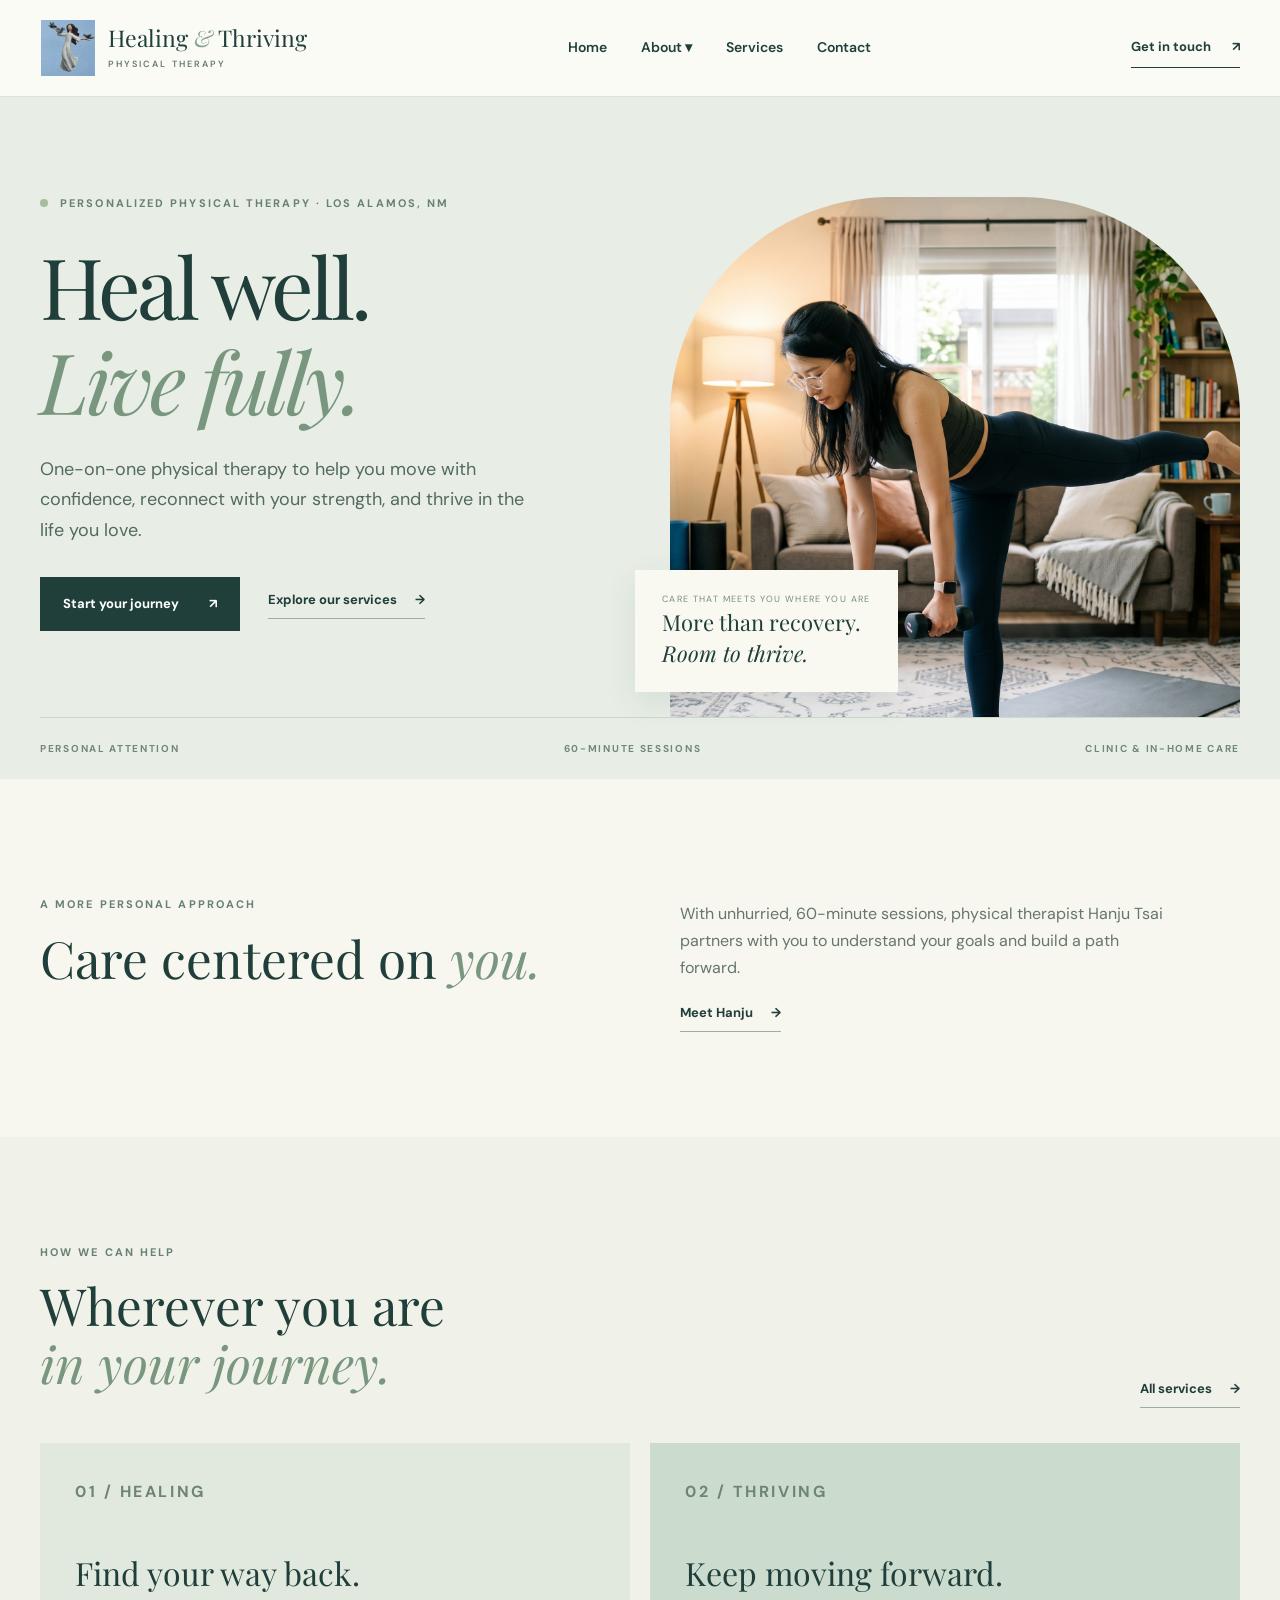
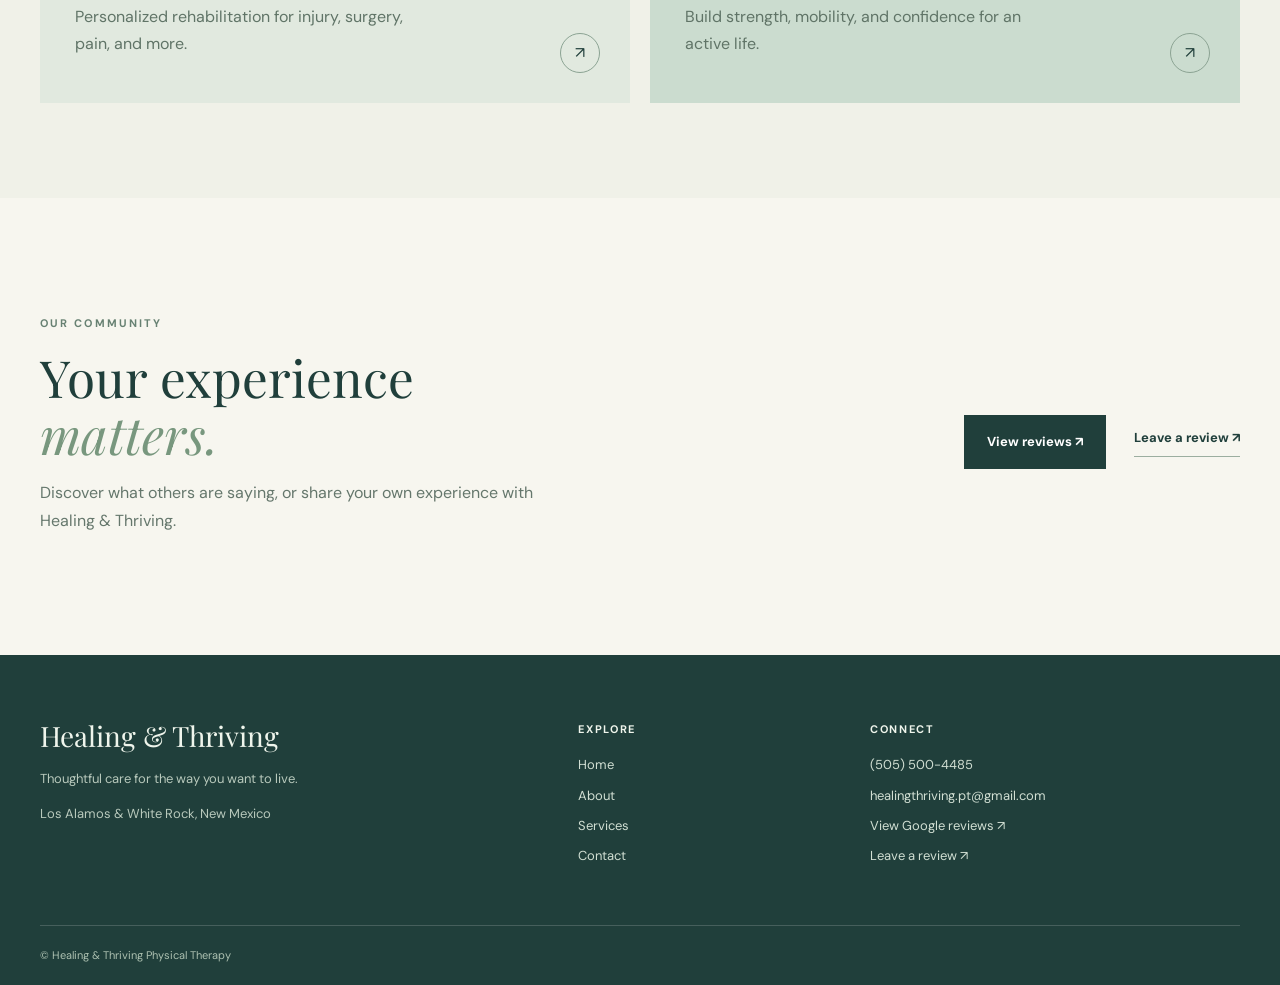
<file: index.html>
<!doctype html><html lang="en"><head><meta charset="utf-8"><meta name="viewport" content="width=device-width, initial-scale=1"><meta name="description" content="Personalized physical therapy and movement care in Los Alamos, New Mexico."><title>Home | Healing &amp; Thriving</title><link rel="icon" href="images/logo.png"><link rel="preconnect" href="https://fonts.googleapis.com"><link rel="preconnect" href="https://fonts.gstatic.com" crossorigin><link href="https://fonts.googleapis.com/css2?family=DM+Sans:wght@400;500;600;700&family=Playfair+Display:wght@400;500;600&display=swap" rel="stylesheet"><link rel="stylesheet" href="css/style.css"></head><body><header><div class="wrap header"><a class="brand" href="index.html"><img src="images/logo.png" alt=""><span>Healing <i>&amp;</i> Thriving<small>PHYSICAL THERAPY</small></span></a><nav aria-label="Main navigation"><a href="index.html">Home</a><details class="nav-dropdown"><summary>About</summary><div class="nav-menu"><a href="about.html">Meet PT</a><a href="healing-and-thriving.html">Healing &amp; Thriving</a></div></details><a href="services.html">Services</a><a href="contact.html">Contact</a></nav><a class="header-cta" href="contact.html">Get in touch <span>↗</span></a></div></header><main><section class="hero"><div class="wrap hero-grid"><div class="hero-copy"><p class="eyebrow"><span></span> PERSONALIZED PHYSICAL THERAPY · LOS ALAMOS, NM</p><h1>Heal well.<br><em>Live fully.</em></h1><p class="intro">One-on-one physical therapy to help you move with confidence, reconnect with your strength, and thrive in the life you love.</p><div class="actions"><a class="button" href="contact.html">Start your journey <span>↗</span></a><a class="text-link" href="services.html">Explore our services <span>→</span></a></div></div><div class="hero-art"><img src="images/thriving_pic.jpg" alt="Movement and physical wellness"><div class="image-note"><span>CARE THAT MEETS YOU WHERE YOU ARE</span><strong>More than recovery.<br><em>Room to thrive.</em></strong></div></div></div><div class="wrap hero-bottom"><span>PERSONAL ATTENTION</span><span>60-MINUTE SESSIONS</span><span>CLINIC &amp; IN-HOME CARE</span></div></section><section class="intro-section wrap"><div><p class="eyebrow">A MORE PERSONAL APPROACH</p><h2>Care centered on <em>you.</em></h2></div><div><p>With unhurried, 60-minute sessions, physical therapist Hanju Tsai partners with you to understand your goals and build a path forward.</p><a class="text-link" href="about.html">Meet Hanju <span>→</span></a></div></section><section class="care-section"><div class="wrap"><div class="section-heading"><div><p class="eyebrow">HOW WE CAN HELP</p><h2>Wherever you are<br><em>in your journey.</em></h2></div><a class="text-link" href="services.html">All services <span>→</span></a></div><div class="care-grid"><a class="care-card" href="services.html#healing"><span class="card-num">01 / HEALING</span><h3>Find your way back.</h3><p>Personalized rehabilitation for injury, surgery, pain, and more.</p><span class="round-arrow">↗</span></a><a class="care-card green" href="services.html#thriving"><span class="card-num">02 / THRIVING</span><h3>Keep moving forward.</h3><p>Build strength, mobility, and confidence for an active life.</p><span class="round-arrow">↗</span></a></div></div></section><section class="review wrap"><div><p class="eyebrow">OUR COMMUNITY</p><h2>Your experience <em>matters.</em></h2><p>Discover what others are saying, or share your own experience with Healing &amp; Thriving.</p></div><div class="actions"><a class="button" href="https://maps.app.goo.gl/rsSmppiPPaC1dyoC8">View reviews ↗</a><a class="text-link" href="https://g.page/r/CXdsHG0t_OIyEBM/review">Leave a review ↗</a></div></section></main><footer><div class="wrap footer"><div><a class="footer-brand" href="index.html">Healing &amp; Thriving</a><p>Thoughtful care for the way you want to live.</p><p>Los Alamos &amp; White Rock, New Mexico</p></div><div><strong>Explore</strong><a href="index.html">Home</a><a href="about.html">About</a><a href="services.html">Services</a><a href="contact.html">Contact</a></div><div><strong>Connect</strong><a href="tel:+15055004485">(505) 500-4485</a><a href="mailto:healingthriving.pt@gmail.com">healingthriving.pt@gmail.com</a><a href="https://maps.app.goo.gl/rsSmppiPPaC1dyoC8">View Google reviews ↗</a><a href="https://g.page/r/CXdsHG0t_OIyEBM/review">Leave a review ↗</a></div></div><div class="wrap copyright">© Healing &amp; Thriving Physical Therapy</div></footer></body></html>
</file>
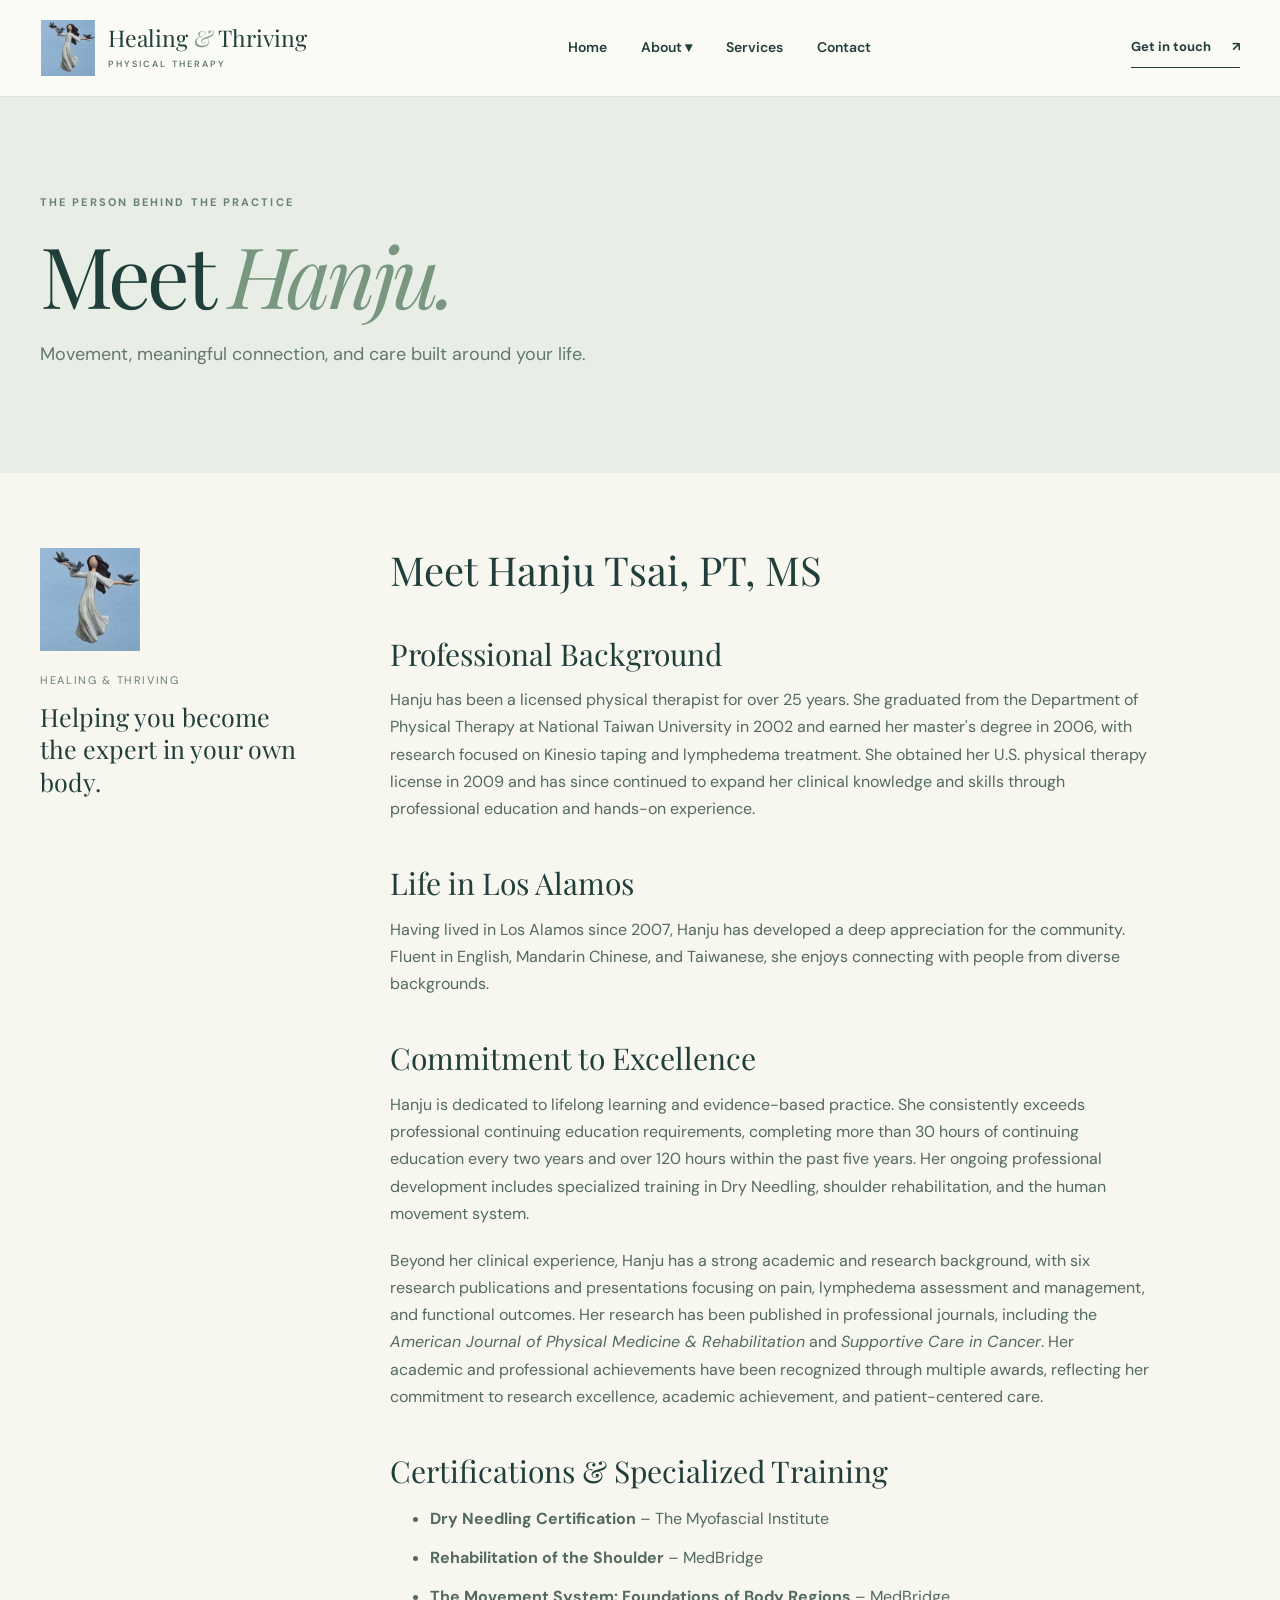
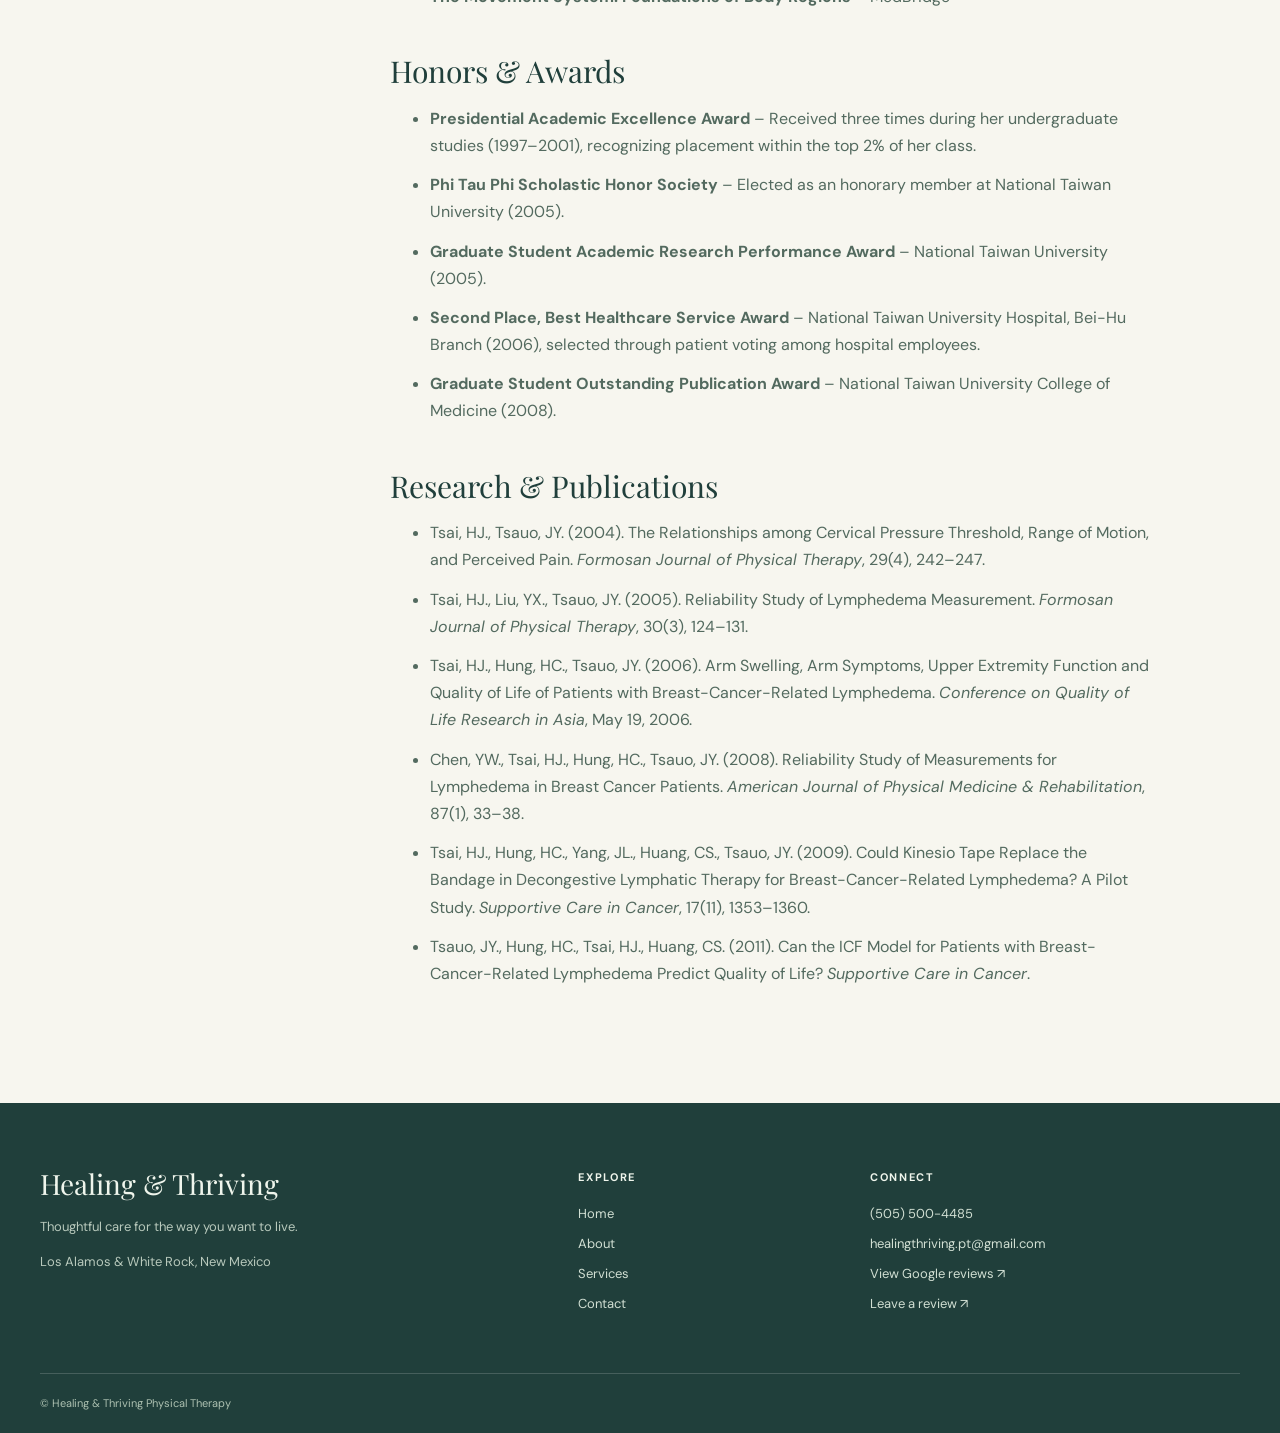
<file: about.html>
<!doctype html><html lang="en"><head><meta charset="utf-8"><meta name="viewport" content="width=device-width, initial-scale=1"><meta name="description" content="Personalized physical therapy and movement care in Los Alamos, New Mexico."><title>About Hanju | Healing &amp; Thriving</title><link rel="icon" href="images/logo.png"><link rel="preconnect" href="https://fonts.googleapis.com"><link rel="preconnect" href="https://fonts.gstatic.com" crossorigin><link href="https://fonts.googleapis.com/css2?family=DM+Sans:wght@400;500;600;700&family=Playfair+Display:wght@400;500;600&display=swap" rel="stylesheet"><link rel="stylesheet" href="css/style.css"></head><body><header><div class="wrap header"><a class="brand" href="index.html"><img src="images/logo.png" alt=""><span>Healing <i>&amp;</i> Thriving<small>PHYSICAL THERAPY</small></span></a><nav aria-label="Main navigation"><a href="index.html">Home</a><details class="nav-dropdown"><summary>About</summary><div class="nav-menu"><a href="about.html">Meet PT</a><a href="healing-and-thriving.html">Healing &amp; Thriving</a></div></details><a href="services.html">Services</a><a href="contact.html">Contact</a></nav><a class="header-cta" href="contact.html">Get in touch <span>↗</span></a></div></header><main><section class="page-hero"><div class="wrap"><p class="eyebrow">THE PERSON BEHIND THE PRACTICE</p><h1>Meet <em>Hanju.</em></h1><p>Movement, meaningful connection, and care built around your life.</p></div></section><section class="wrap article-layout"><aside><img src="images/logo.png" alt="Healing & Thriving logo"><p>HEALING &amp; THRIVING</p><strong>Helping you become the expert in your own body.</strong></aside><article><h2><strong>Meet Hanju Tsai, PT, MS</strong></h2>
<h2><strong>Professional Background</strong></h2>
<p>Hanju has been a licensed physical therapist for over 25 years. She graduated from the Department of Physical Therapy at National Taiwan University in 2002 and earned her master&#x27;s degree in 2006, with research focused on Kinesio taping and lymphedema treatment. She obtained her U.S. physical therapy license in 2009 and has since continued to expand her clinical knowledge and skills through professional education and hands-on experience.</p>
<h2><strong>Life in Los Alamos</strong></h2>
<p>Having lived in Los Alamos since 2007, Hanju has developed a deep appreciation for the community. Fluent in English, Mandarin Chinese, and Taiwanese, she enjoys connecting with people from diverse backgrounds.</p>
<h2><strong>Commitment to Excellence</strong></h2>
<p>Hanju is dedicated to lifelong learning and evidence-based practice. She consistently exceeds professional continuing education requirements, completing more than 30 hours of continuing education every two years and over 120 hours within the past five years. Her ongoing professional development includes specialized training in Dry Needling, shoulder rehabilitation, and the human movement system.</p>
<p>Beyond her clinical experience, Hanju has a strong academic and research background, with six research publications and presentations focusing on pain, lymphedema assessment and management, and functional outcomes. Her research has been published in professional journals, including the <em>American Journal of Physical Medicine &amp; Rehabilitation</em> and <em>Supportive Care in Cancer</em>. Her academic and professional achievements have been recognized through multiple awards, reflecting her commitment to research excellence, academic achievement, and patient-centered care.</p>
<h2><strong>Certifications &amp; Specialized Training</strong></h2>
<ul>
<li><strong>Dry Needling Certification</strong> – The Myofascial Institute</li>
<li><strong>Rehabilitation of the Shoulder</strong> – MedBridge</li>
<li><strong>The Movement System: Foundations of Body Regions</strong> – MedBridge</li>
</ul>
<h2><strong>Honors &amp; Awards</strong></h2>
<ul>
<li><strong>Presidential Academic Excellence Award</strong> – Received three times during her undergraduate studies (1997–2001), recognizing placement within the top 2% of her class.</li>
<li><strong>Phi Tau Phi Scholastic Honor Society</strong> – Elected as an honorary member at National Taiwan University (2005).</li>
<li><strong>Graduate Student Academic Research Performance Award</strong> – National Taiwan University (2005).</li>
<li><strong>Second Place, Best Healthcare Service Award</strong> – National Taiwan University Hospital, Bei-Hu Branch (2006), selected through patient voting among hospital employees.</li>
<li><strong>Graduate Student Outstanding Publication Award</strong> – National Taiwan University College of Medicine (2008).</li>
</ul>
<h2><strong>Research &amp; Publications</strong></h2>
<ul>
<li>Tsai, HJ., Tsauo, JY. (2004). The Relationships among Cervical Pressure Threshold, Range of Motion, and Perceived Pain. <em>Formosan Journal of Physical Therapy</em>, 29(4), 242–247.</li>
<li>Tsai, HJ., Liu, YX., Tsauo, JY. (2005). Reliability Study of Lymphedema Measurement. <em>Formosan Journal of Physical Therapy</em>, 30(3), 124–131.</li>
<li>Tsai, HJ., Hung, HC., Tsauo, JY. (2006). Arm Swelling, Arm Symptoms, Upper Extremity Function and Quality of Life of Patients with Breast-Cancer-Related Lymphedema. <em>Conference on Quality of Life Research in Asia</em>, May 19, 2006.</li>
<li>Chen, YW., Tsai, HJ., Hung, HC., Tsauo, JY. (2008). Reliability Study of Measurements for Lymphedema in Breast Cancer Patients. <em>American Journal of Physical Medicine &amp; Rehabilitation</em>, 87(1), 33–38.</li>
<li>Tsai, HJ., Hung, HC., Yang, JL., Huang, CS., Tsauo, JY. (2009). Could Kinesio Tape Replace the Bandage in Decongestive Lymphatic Therapy for Breast-Cancer-Related Lymphedema? A Pilot Study. <em>Supportive Care in Cancer</em>, 17(11), 1353–1360.</li>
<li>Tsauo, JY., Hung, HC., Tsai, HJ., Huang, CS. (2011). Can the ICF Model for Patients with Breast-Cancer-Related Lymphedema Predict Quality of Life? <em>Supportive Care in Cancer</em>.</li>
</ul></article></section></main><footer><div class="wrap footer"><div><a class="footer-brand" href="index.html">Healing &amp; Thriving</a><p>Thoughtful care for the way you want to live.</p><p>Los Alamos &amp; White Rock, New Mexico</p></div><div><strong>Explore</strong><a href="index.html">Home</a><a href="about.html">About</a><a href="services.html">Services</a><a href="contact.html">Contact</a></div><div><strong>Connect</strong><a href="tel:+15055004485">(505) 500-4485</a><a href="mailto:healingthriving.pt@gmail.com">healingthriving.pt@gmail.com</a><a href="https://maps.app.goo.gl/rsSmppiPPaC1dyoC8">View Google reviews ↗</a><a href="https://g.page/r/CXdsHG0t_OIyEBM/review">Leave a review ↗</a></div></div><div class="wrap copyright">© Healing &amp; Thriving Physical Therapy</div></footer></body></html>
</file>
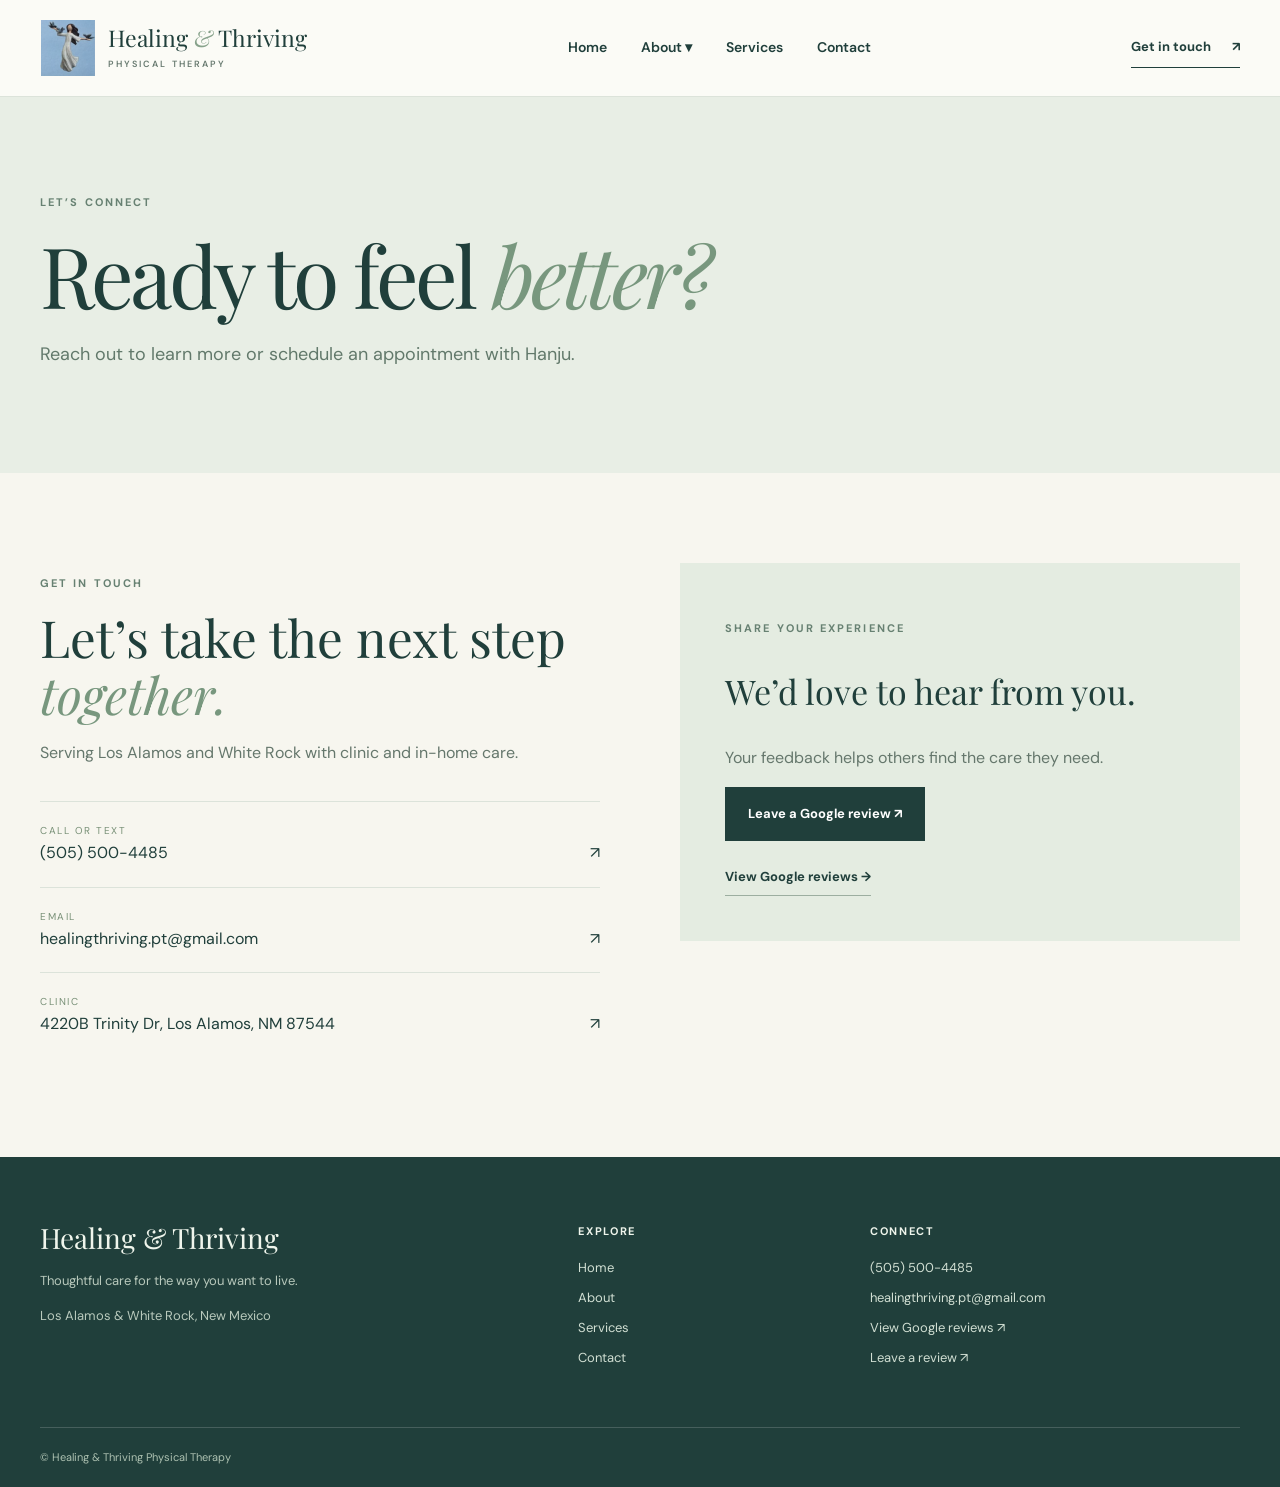
<file: contact.html>
<!doctype html><html lang="en"><head><meta charset="utf-8"><meta name="viewport" content="width=device-width, initial-scale=1"><meta name="description" content="Personalized physical therapy and movement care in Los Alamos, New Mexico."><title>Contact | Healing &amp; Thriving</title><link rel="icon" href="images/logo.png"><link rel="preconnect" href="https://fonts.googleapis.com"><link rel="preconnect" href="https://fonts.gstatic.com" crossorigin><link href="https://fonts.googleapis.com/css2?family=DM+Sans:wght@400;500;600;700&family=Playfair+Display:wght@400;500;600&display=swap" rel="stylesheet"><link rel="stylesheet" href="css/style.css"></head><body><header><div class="wrap header"><a class="brand" href="index.html"><img src="images/logo.png" alt=""><span>Healing <i>&amp;</i> Thriving<small>PHYSICAL THERAPY</small></span></a><nav aria-label="Main navigation"><a href="index.html">Home</a><details class="nav-dropdown"><summary>About</summary><div class="nav-menu"><a href="about.html">Meet PT</a><a href="healing-and-thriving.html">Healing &amp; Thriving</a></div></details><a href="services.html">Services</a><a href="contact.html">Contact</a></nav><a class="header-cta" href="contact.html">Get in touch <span>↗</span></a></div></header><main><section class="page-hero"><div class="wrap"><p class="eyebrow">LET’S CONNECT</p><h1>Ready to feel <em>better?</em></h1><p>Reach out to learn more or schedule an appointment with Hanju.</p></div></section><section class="wrap contact-grid"><div><p class="eyebrow">GET IN TOUCH</p><h2>Let’s take the next step <em>together.</em></h2><p>Serving Los Alamos and White Rock with clinic and in-home care.</p><div class="contact-links"><a href="tel:+15055004485"><small>CALL OR TEXT</small>(505) 500-4485 <span>↗</span></a><a href="mailto:healingthriving.pt@gmail.com"><small>EMAIL</small>healingthriving.pt@gmail.com <span>↗</span></a><a href="https://maps.google.com/?q=4220B+Trinity+Dr+Los+Alamos+NM+87544"><small>CLINIC</small>4220B Trinity Dr, Los Alamos, NM 87544 <span>↗</span></a></div></div><div class="contact-card"><p class="eyebrow">SHARE YOUR EXPERIENCE</p><h3>We’d love to hear from you.</h3><p>Your feedback helps others find the care they need.</p><a class="button" href="https://g.page/r/CXdsHG0t_OIyEBM/review">Leave a Google review ↗</a><a class="text-link" href="https://maps.app.goo.gl/rsSmppiPPaC1dyoC8">View Google reviews →</a></div></section></main><footer><div class="wrap footer"><div><a class="footer-brand" href="index.html">Healing &amp; Thriving</a><p>Thoughtful care for the way you want to live.</p><p>Los Alamos &amp; White Rock, New Mexico</p></div><div><strong>Explore</strong><a href="index.html">Home</a><a href="about.html">About</a><a href="services.html">Services</a><a href="contact.html">Contact</a></div><div><strong>Connect</strong><a href="tel:+15055004485">(505) 500-4485</a><a href="mailto:healingthriving.pt@gmail.com">healingthriving.pt@gmail.com</a><a href="https://maps.app.goo.gl/rsSmppiPPaC1dyoC8">View Google reviews ↗</a><a href="https://g.page/r/CXdsHG0t_OIyEBM/review">Leave a review ↗</a></div></div><div class="wrap copyright">© Healing &amp; Thriving Physical Therapy</div></footer></body></html>
</file>
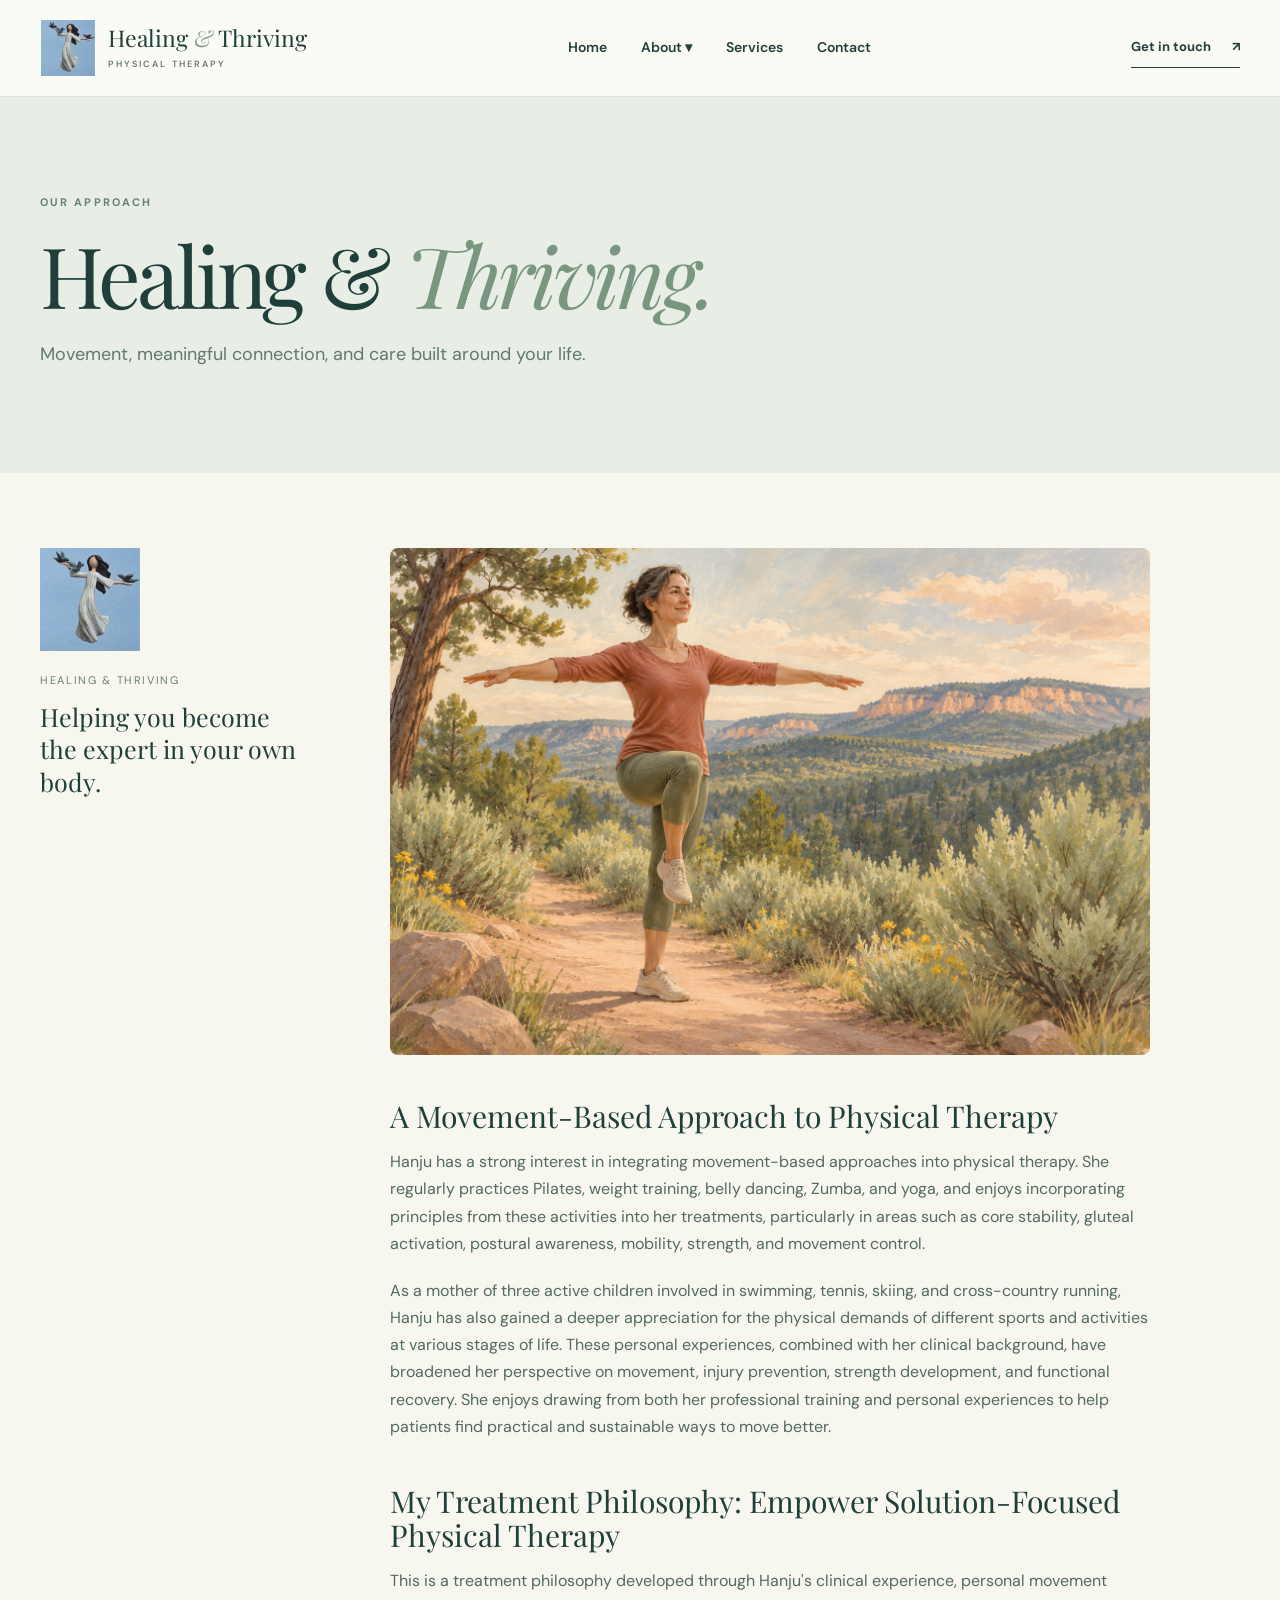
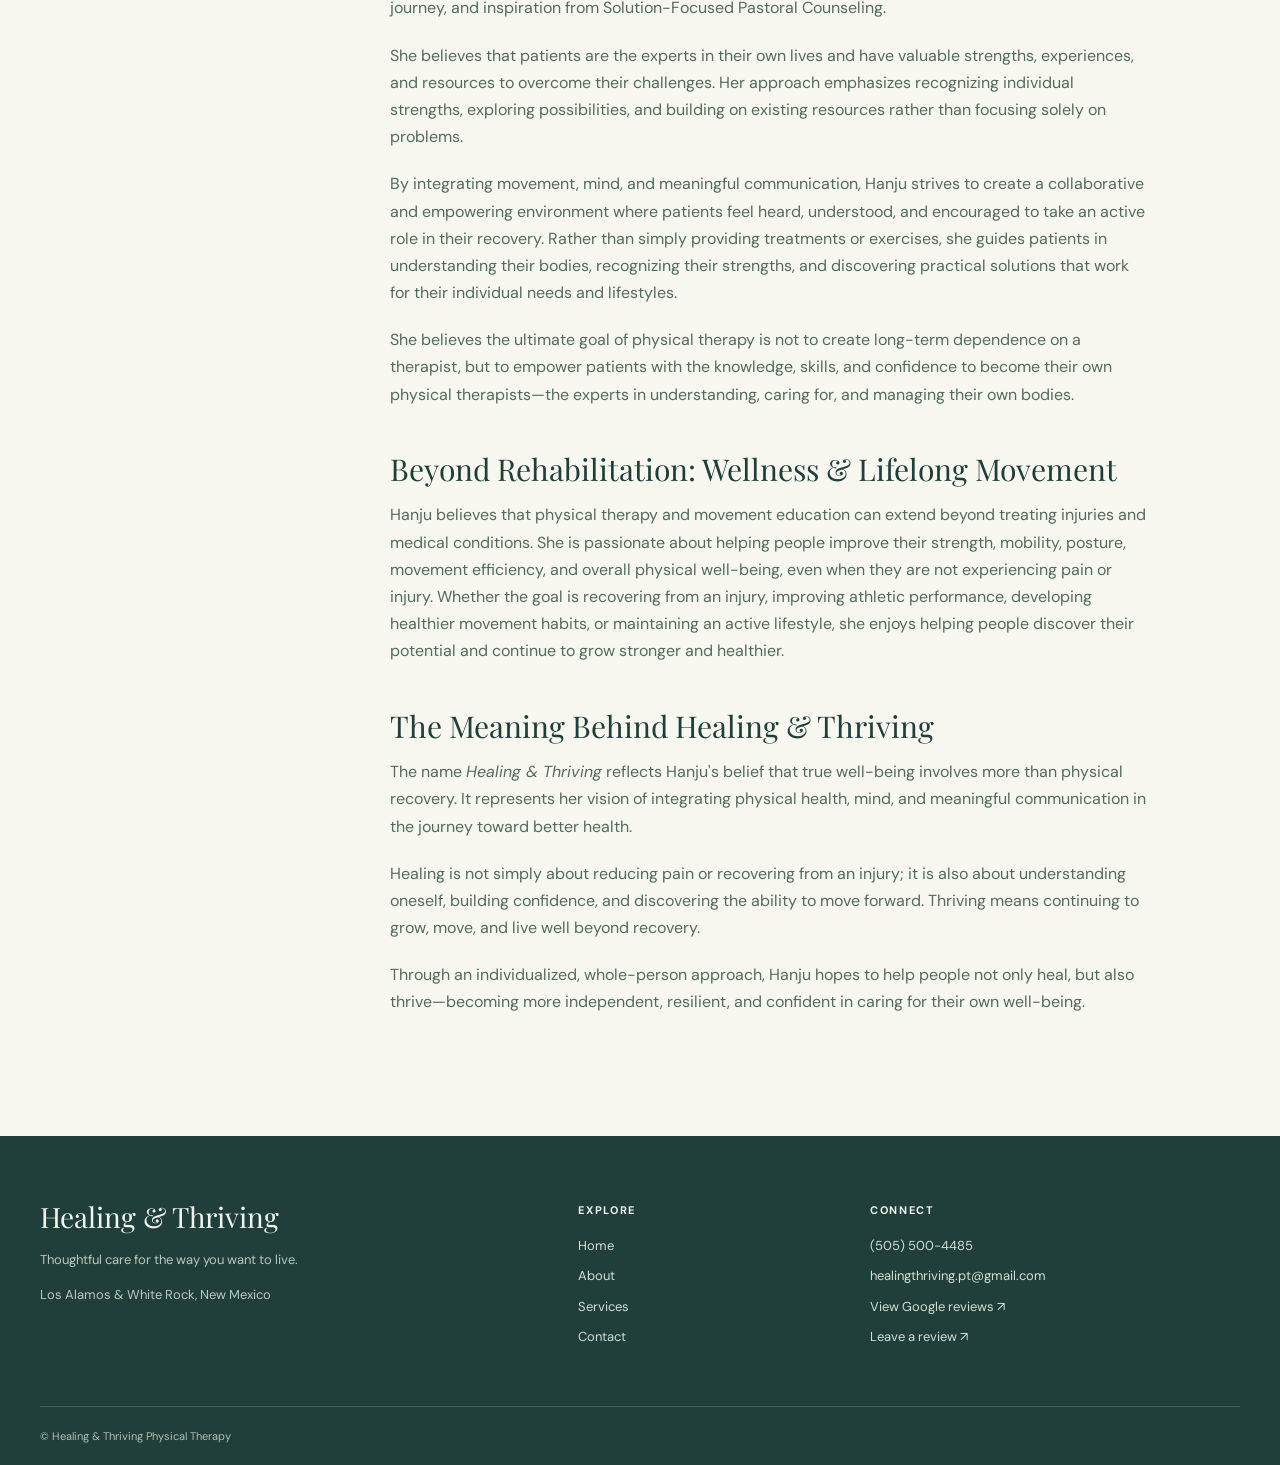
<file: healing-and-thriving.html>
<!doctype html><html lang="en"><head><meta charset="utf-8"><meta name="viewport" content="width=device-width, initial-scale=1"><meta name="description" content="Personalized physical therapy and movement care in Los Alamos, New Mexico."><title>Healing &amp; Thriving | Healing &amp; Thriving</title><link rel="icon" href="images/logo.png"><link rel="preconnect" href="https://fonts.googleapis.com"><link rel="preconnect" href="https://fonts.gstatic.com" crossorigin><link href="https://fonts.googleapis.com/css2?family=DM+Sans:wght@400;500;600;700&family=Playfair+Display:wght@400;500;600&display=swap" rel="stylesheet"><link rel="stylesheet" href="css/style.css?v=20261124"></head><body><header><div class="wrap header"><a class="brand" href="index.html"><img src="images/logo.png" alt=""><span>Healing <i>&amp;</i> Thriving<small>PHYSICAL THERAPY</small></span></a><nav aria-label="Main navigation"><a href="index.html">Home</a><details class="nav-dropdown"><summary>About</summary><div class="nav-menu"><a href="about.html">Meet PT</a><a href="healing-and-thriving.html">Healing & Thriving</a></div></details><a href="services.html">Services</a><a href="contact.html">Contact</a></nav><a class="header-cta" href="contact.html">Get in touch <span>↗</span></a></div></header><main><section class="page-hero"><div class="wrap"><p class="eyebrow">OUR APPROACH</p><h1>Healing &amp; <em>Thriving.</em></h1><p>Movement, meaningful connection, and care built around your life.</p></div></section><section class="wrap article-layout"><aside><img src="images/logo.png" alt="Healing & Thriving logo"><p>HEALING &amp; THRIVING</p><strong>Helping you become the expert in your own body.</strong></aside><article><img class="approach-image" src="images/healing-and-thriving-movement.png" width="760" height="507" alt="Illustration of a woman practicing balance on a sunlit trail among New Mexico mesas and sagebrush."><h2><strong>A Movement-Based Approach to Physical Therapy</strong></h2>
<p>Hanju has a strong interest in integrating movement-based approaches into physical therapy. She regularly practices Pilates, weight training, belly dancing, Zumba, and yoga, and enjoys incorporating principles from these activities into her treatments, particularly in areas such as core stability, gluteal activation, postural awareness, mobility, strength, and movement control.</p>
<p>As a mother of three active children involved in swimming, tennis, skiing, and cross-country running, Hanju has also gained a deeper appreciation for the physical demands of different sports and activities at various stages of life. These personal experiences, combined with her clinical background, have broadened her perspective on movement, injury prevention, strength development, and functional recovery. She enjoys drawing from both her professional training and personal experiences to help patients find practical and sustainable ways to move better.</p>
<h2><strong>My Treatment Philosophy: Empower Solution-Focused Physical Therapy</strong></h2>
<p>This is a treatment philosophy developed through Hanju&#x27;s clinical experience, personal movement journey, and inspiration from Solution-Focused Pastoral Counseling.</p>
<p>She believes that patients are the experts in their own lives and have valuable strengths, experiences, and resources to overcome their challenges. Her approach emphasizes recognizing individual strengths, exploring possibilities, and building on existing resources rather than focusing solely on problems.</p>
<p>By integrating movement, mind, and meaningful communication, Hanju strives to create a collaborative and empowering environment where patients feel heard, understood, and encouraged to take an active role in their recovery. Rather than simply providing treatments or exercises, she guides patients in understanding their bodies, recognizing their strengths, and discovering practical solutions that work for their individual needs and lifestyles.</p>
<p>She believes the ultimate goal of physical therapy is not to create long-term dependence on a therapist, but to empower patients with the knowledge, skills, and confidence to become their own physical therapists—the experts in understanding, caring for, and managing their own bodies.</p>
<h2><strong>Beyond Rehabilitation: Wellness &amp; Lifelong Movement</strong></h2>
<p>Hanju believes that physical therapy and movement education can extend beyond treating injuries and medical conditions. She is passionate about helping people improve their strength, mobility, posture, movement efficiency, and overall physical well-being, even when they are not experiencing pain or injury. Whether the goal is recovering from an injury, improving athletic performance, developing healthier movement habits, or maintaining an active lifestyle, she enjoys helping people discover their potential and continue to grow stronger and healthier.</p>
<h2><strong>The Meaning Behind Healing &amp; Thriving</strong></h2>
<p>The name <em>Healing &amp; Thriving</em> reflects Hanju&#x27;s belief that true well-being involves more than physical recovery. It represents her vision of integrating physical health, mind, and meaningful communication in the journey toward better health.</p>
<p>Healing is not simply about reducing pain or recovering from an injury; it is also about understanding oneself, building confidence, and discovering the ability to move forward. Thriving means continuing to grow, move, and live well beyond recovery.</p>
<p>Through an individualized, whole-person approach, Hanju hopes to help people not only heal, but also thrive—becoming more independent, resilient, and confident in caring for their own well-being.</p>
</article></section></main><footer><div class="wrap footer"><div><a class="footer-brand" href="index.html">Healing &amp; Thriving</a><p>Thoughtful care for the way you want to live.</p><p>Los Alamos &amp; White Rock, New Mexico</p></div><div><strong>Explore</strong><a href="index.html">Home</a><a href="about.html">About</a><a href="services.html">Services</a><a href="contact.html">Contact</a></div><div><strong>Connect</strong><a href="tel:+15055004485">(505) 500-4485</a><a href="mailto:healingthriving.pt@gmail.com">healingthriving.pt@gmail.com</a><a href="https://maps.app.goo.gl/rsSmppiPPaC1dyoC8">View Google reviews ↗</a><a href="https://g.page/r/CXdsHG0t_OIyEBM/review">Leave a review ↗</a></div></div><div class="wrap copyright">© Healing &amp; Thriving Physical Therapy</div></footer></body></html>
</file>
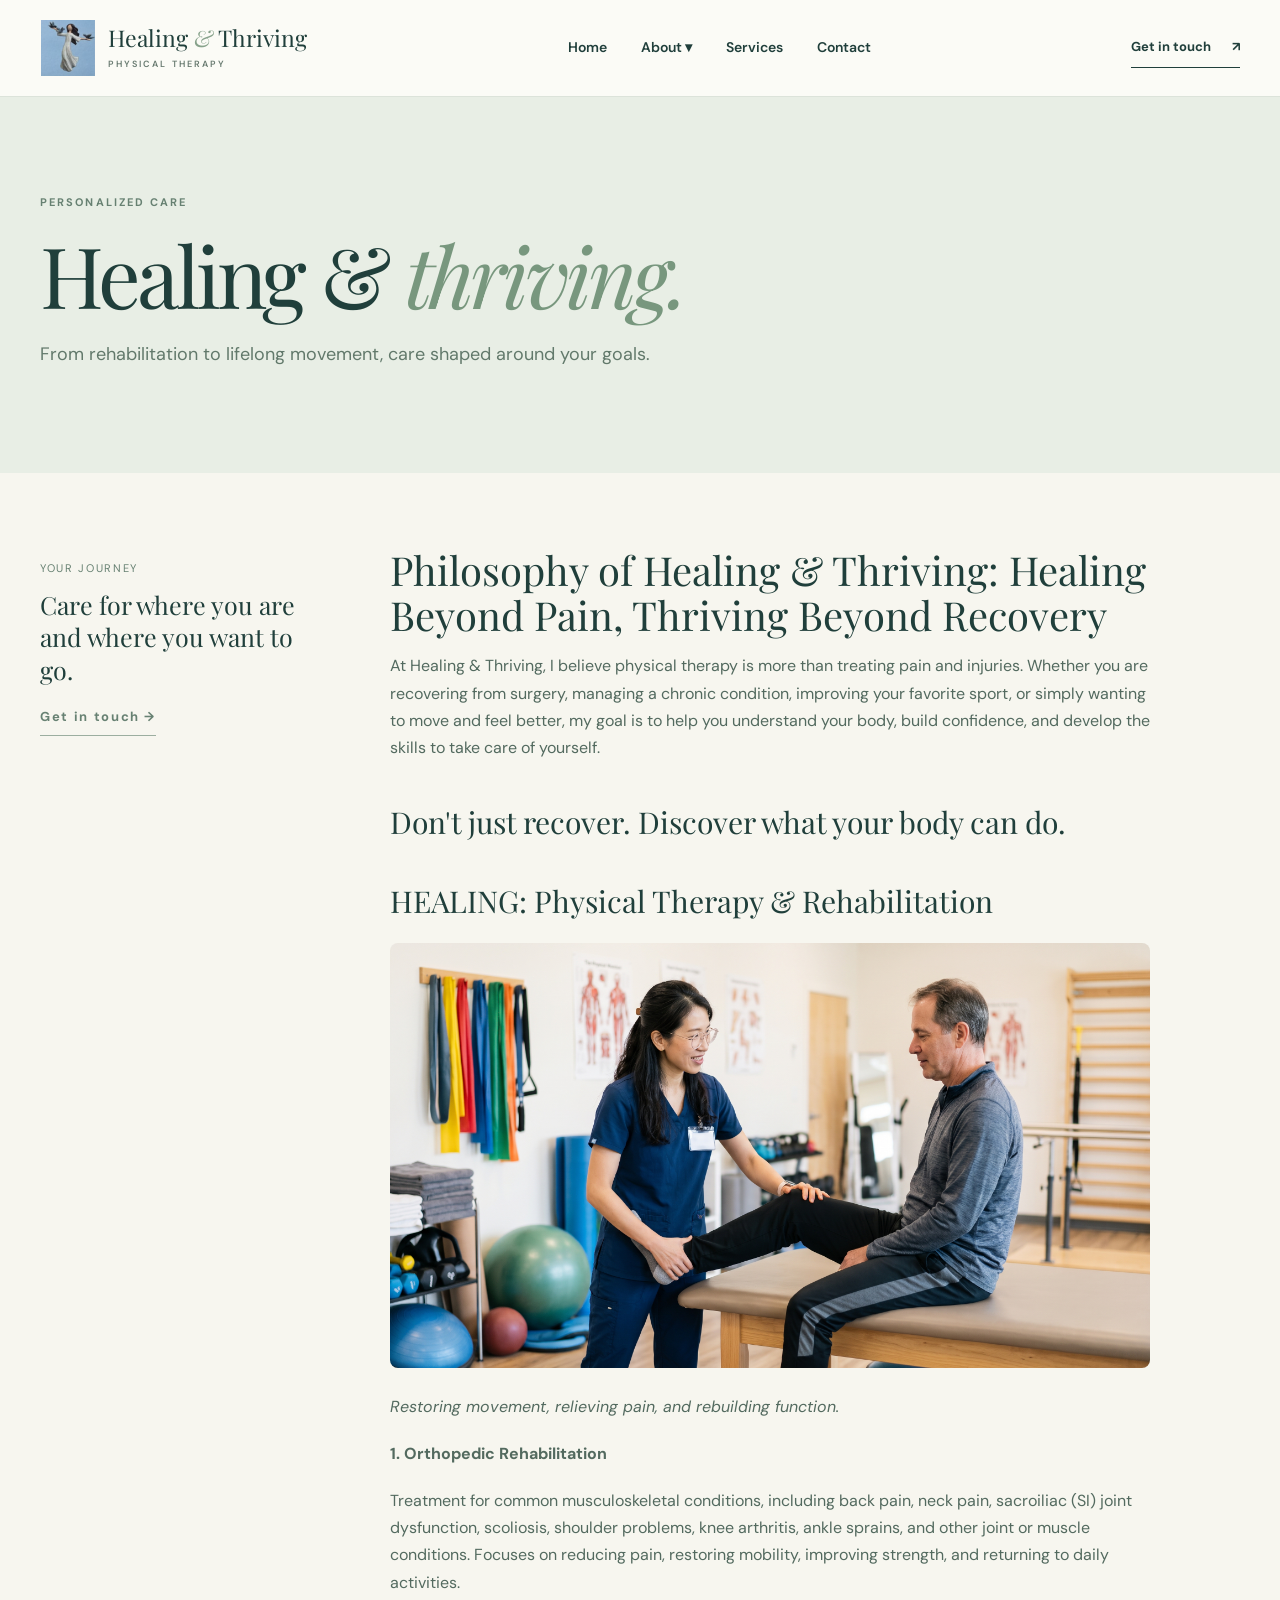
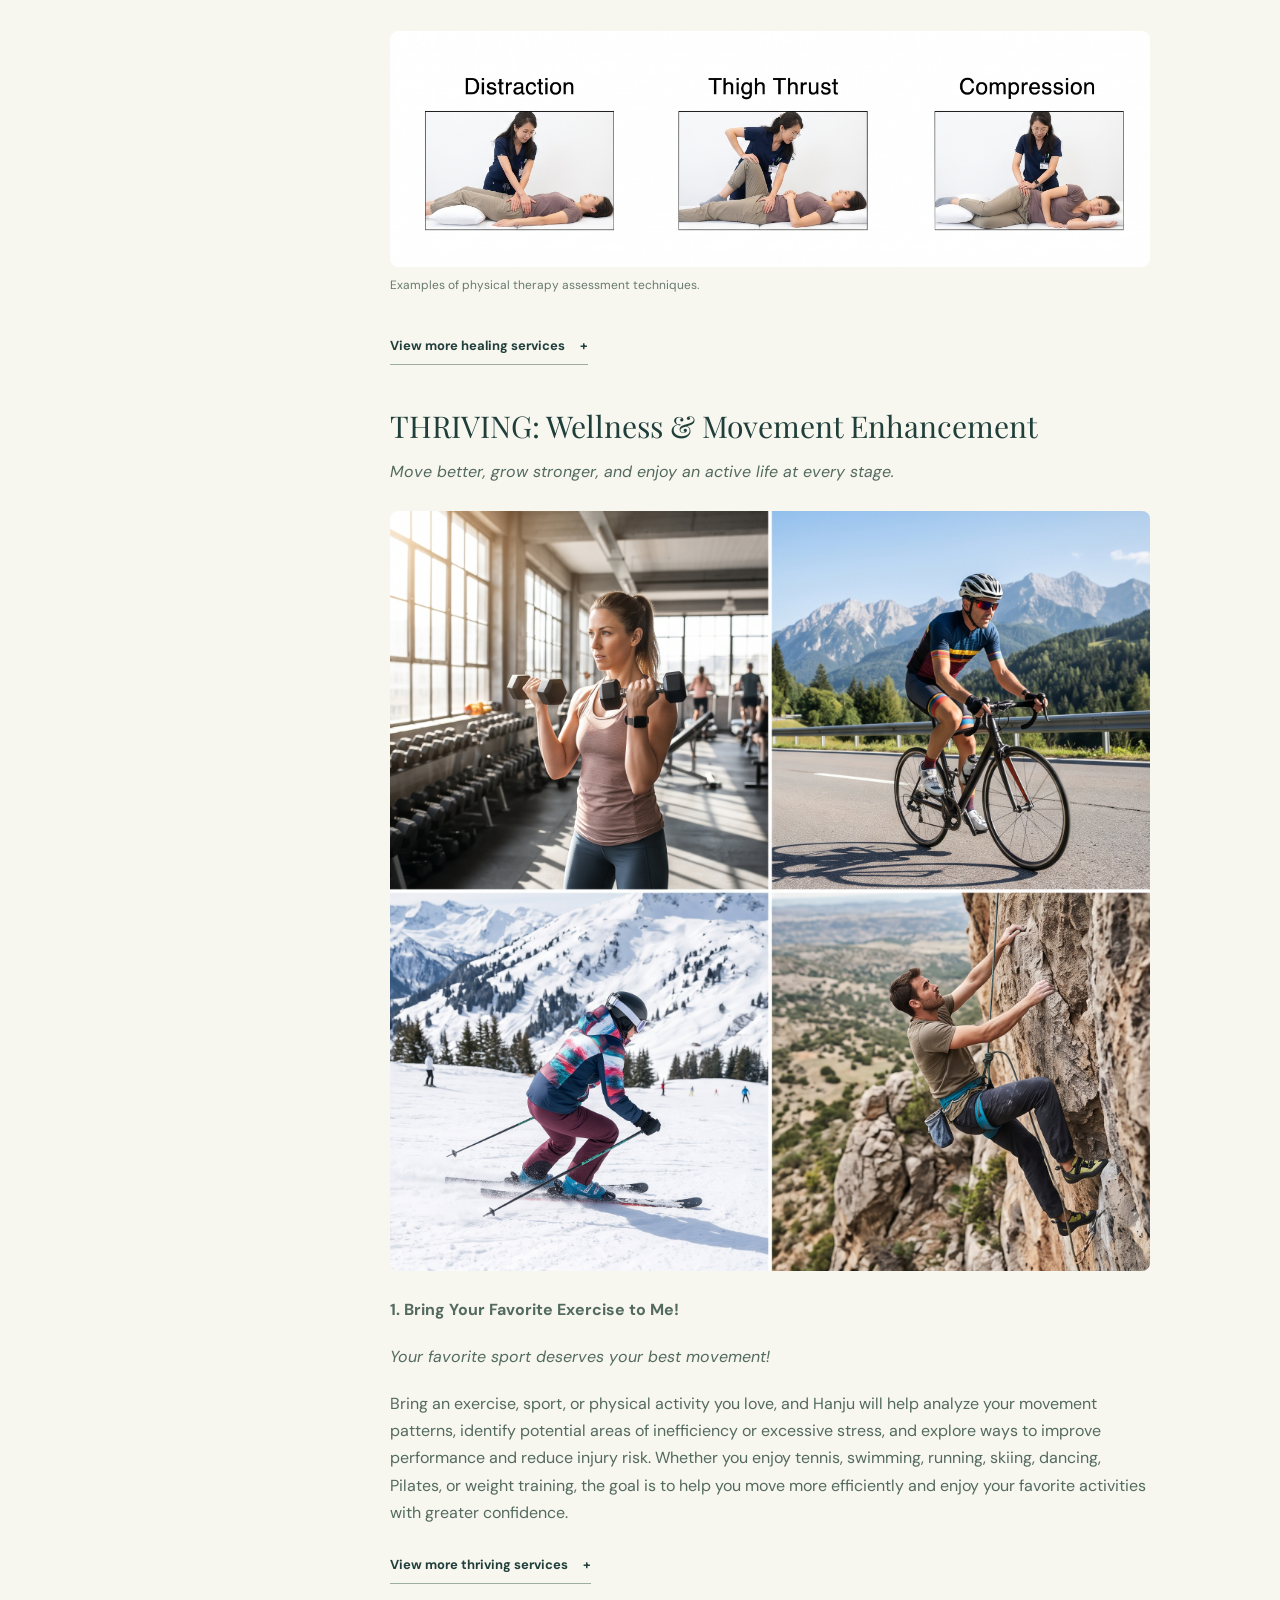
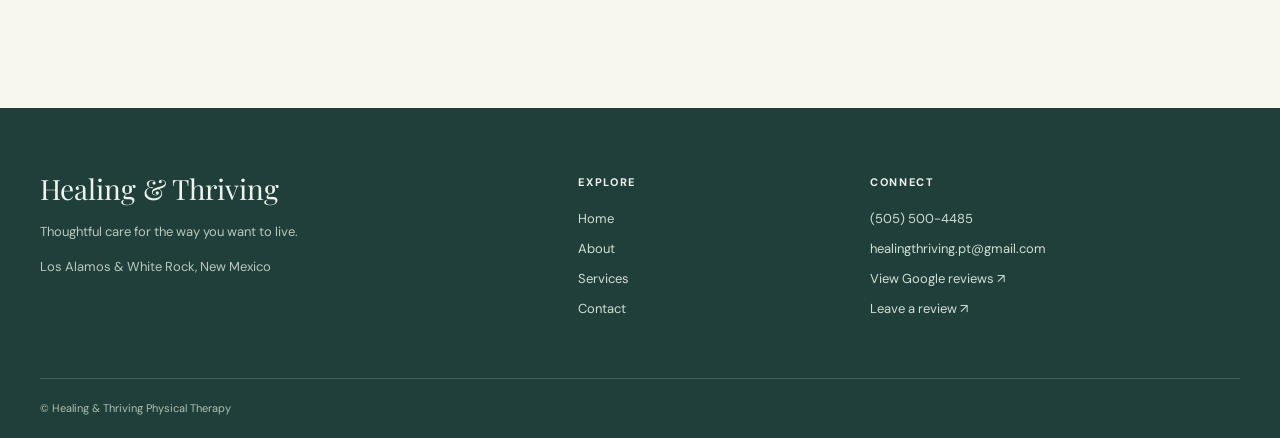
<file: services.html>
<!doctype html><html lang="en"><head><meta charset="utf-8"><meta name="viewport" content="width=device-width, initial-scale=1"><meta name="description" content="Personalized physical therapy and movement care in Los Alamos, New Mexico."><title>Services | Healing &amp; Thriving</title><link rel="icon" href="images/logo.png"><link rel="preconnect" href="https://fonts.googleapis.com"><link rel="preconnect" href="https://fonts.gstatic.com" crossorigin><link href="https://fonts.googleapis.com/css2?family=DM+Sans:wght@400;500;600;700&family=Playfair+Display:wght@400;500;600&display=swap" rel="stylesheet"><link rel="stylesheet" href="css/style.css"></head><body><header><div class="wrap header"><a class="brand" href="index.html"><img src="images/logo.png" alt=""><span>Healing <i>&amp;</i> Thriving<small>PHYSICAL THERAPY</small></span></a><nav aria-label="Main navigation"><a href="index.html">Home</a><details class="nav-dropdown"><summary>About</summary><div class="nav-menu"><a href="about.html">Meet PT</a><a href="healing-and-thriving.html">Healing &amp; Thriving</a></div></details><a href="services.html">Services</a><a href="contact.html">Contact</a></nav><a class="header-cta" href="contact.html">Get in touch <span>↗</span></a></div></header><main><section class="page-hero"><div class="wrap"><p class="eyebrow">PERSONALIZED CARE</p><h1>Healing &amp; <em>thriving.</em></h1><p>From rehabilitation to lifelong movement, care shaped around your goals.</p></div></section><section class="wrap article-layout"><aside><p>YOUR JOURNEY</p><strong>Care for where you are and where you want to go.</strong><a class="text-link" href="contact.html">Get in touch →</a></aside><article><h2><strong>Philosophy of Healing &amp; Thriving: Healing Beyond Pain, Thriving Beyond Recovery</strong></h2>
<p>At Healing &amp; Thriving, I believe physical therapy is more than treating pain and injuries. Whether you are recovering from surgery, managing a chronic condition, improving your favorite sport, or simply wanting to move and feel better, my goal is to help you understand your body, build confidence, and develop the skills to take care of yourself.</p>
<h2><strong>Don&#x27;t just recover. Discover what your body can do.</strong></h2>
<h2 id="healing"><strong>HEALING: Physical Therapy &amp; Rehabilitation</strong></h2>
<img class="service-photo" src="images/healing_pic.jpg" alt="Physical therapist assisting a patient with leg movement" loading="lazy">
<p><em>Restoring movement, relieving pain, and rebuilding function.</em></p>
<p><strong>1. Orthopedic Rehabilitation</strong></p>
<p>Treatment for common musculoskeletal conditions, including back pain, neck pain, sacroiliac (SI) joint dysfunction, scoliosis, shoulder problems, knee arthritis, ankle sprains, and other joint or muscle conditions. Focuses on reducing pain, restoring mobility, improving strength, and returning to daily activities.</p>
<figure class="service-figure"><img class="service-photo" src="images/healing_pic2.jpg" alt="Illustrations of physical therapy assessments: distraction, thigh thrust, compression, FABER, and Gaenslen" loading="lazy"><figcaption>Examples of physical therapy assessment techniques.</figcaption></figure>
<details class="service-more"><summary>View more healing services</summary>
<p><strong>2. Post-Surgical Rehabilitation</strong></p>
<p>Individualized rehabilitation following orthopedic surgeries, including rotator cuff repair, ACL reconstruction, total knee replacement (TKR), and other joint surgeries. Treatment focuses on restoring range of motion, rebuilding strength, improving movement control, and safely returning to daily activities and sports.</p>
<p><strong>3. Pelvic Floor Rehabilitation</strong></p>
<p>Personalized care to address pelvic floor muscle dysfunction, including pelvic pain, muscle weakness, poor coordination, and related movement difficulties. Focuses on improving pelvic floor awareness, muscle coordination, core stability, and functional control.</p>
<p><strong>4. Lymphedema &amp; Swelling Management</strong></p>
<p>Treatment for swelling related to lymphedema, injury, or surgery. May include manual lymphatic drainage, appropriate compression strategies, therapeutic exercise, and self-management education to help control swelling and improve comfort and function.</p>
<p><strong>5. Scar Management</strong></p>
<p>Hands-on techniques and education to improve scar mobility, reduce tissue restrictions, and address discomfort or tightness following surgery or injury.</p>
<p><strong>6. Kinesio Taping</strong></p>
<p>Application of elastic therapeutic tape to provide additional support, enhance movement awareness, and assist with swelling management and muscle or joint function.</p>
</details>
<h2 id="thriving"><strong>THRIVING: Wellness &amp; Movement Enhancement</strong></h2>
<p><em>Move better, grow stronger, and enjoy an active life at every stage.</em></p>
<img class="service-photo" src="images/thriving_pic0.jpg" alt="Exercise and movement enhancement" loading="lazy">
<p><strong>1. Bring Your Favorite Exercise to Me!</strong></p>
<p><em>Your favorite sport deserves your best movement!</em></p>
<p>Bring an exercise, sport, or physical activity you love, and Hanju will help analyze your movement patterns, identify potential areas of inefficiency or excessive stress, and explore ways to improve performance and reduce injury risk. Whether you enjoy tennis, swimming, running, skiing, dancing, Pilates, or weight training, the goal is to help you move more efficiently and enjoy your favorite activities with greater confidence.</p>
<details class="service-more"><summary>View more thriving services</summary>
<p><strong>2. Healthy Aging: Strength, Balance &amp; Joint Care</strong></p>
<p>Stay strong, steady, and independent as you age. This program focuses on maintaining joint mobility, building muscle strength, improving balance and coordination, and learning practical strategies to care for your joints. The goal is to support independence, confidence, and an active lifestyle throughout the aging process.</p>
<img class="service-photo" src="images/thriving_pic2.jpg" alt="Physical therapist helping an older adult with posture at home" loading="lazy">
<p><strong>3. Posture &amp; Body Alignment</strong></p>
<p>Improve postural awareness and movement habits through individualized assessment and exercise guidance. Areas of focus may include rounded shoulders and upper back (kyphotic posture), excessive anterior pelvic tilt, limited knee extension, and other postural or alignment concerns. Learn how to improve mobility, strengthen supporting muscles, and develop better movement patterns.</p>
<p><strong>4. Strength &amp; Core Conditioning</strong></p>
<p>Build a stronger foundation through individualized exercise programs incorporating Pilates-based principles, core stabilization, gluteal activation, and functional strength training. Designed to improve body control, stability, strength, and everyday movement efficiency.</p>
<p><strong>5. Mobility &amp; Movement Improvement</strong></p>
<p>Improve flexibility, joint mobility, body awareness, and movement coordination. Learn how to move with greater ease and control through individualized mobility exercises and movement education.</p>
<p><strong>6. Personal Exercise Guidance</strong></p>
<p>Get personalized guidance on exercise selection, technique, and progression based on your goals, abilities, and lifestyle. Whether you are starting a new exercise routine or looking to refine your existing one, learn how to exercise more effectively and confidently.</p></details></article></section></main><footer><div class="wrap footer"><div><a class="footer-brand" href="index.html">Healing &amp; Thriving</a><p>Thoughtful care for the way you want to live.</p><p>Los Alamos &amp; White Rock, New Mexico</p></div><div><strong>Explore</strong><a href="index.html">Home</a><a href="about.html">About</a><a href="services.html">Services</a><a href="contact.html">Contact</a></div><div><strong>Connect</strong><a href="tel:+15055004485">(505) 500-4485</a><a href="mailto:healingthriving.pt@gmail.com">healingthriving.pt@gmail.com</a><a href="https://maps.app.goo.gl/rsSmppiPPaC1dyoC8">View Google reviews ↗</a><a href="https://g.page/r/CXdsHG0t_OIyEBM/review">Leave a review ↗</a></div></div><div class="wrap copyright">© Healing &amp; Thriving Physical Therapy</div></footer></body></html>
</file>
<file: css/style.css>
:root{--ink:#203f3b;--green:#486d5c;--cream:#f7f6ef;--muted:#687a70;--line:#dce3da}*{box-sizing:border-box}html{scroll-behavior:smooth}body{margin:0;background:var(--cream);color:var(--ink);font-family:'DM Sans',sans-serif;font-size:16px;line-height:1.7}a{color:inherit;text-decoration:none}a:focus-visible{outline:3px solid #c7804e;outline-offset:4px}.wrap{width:min(1200px,calc(100% - 64px));margin:auto}header{background:#fbfbf6;border-bottom:1px solid var(--line)}.header{min-height:96px;display:flex;align-items:center;justify-content:space-between;gap:30px}.brand{display:flex;align-items:center;gap:12px;font-family:'Playfair Display',serif;font-size:23px;line-height:1.05;white-space:nowrap}.brand img{width:56px;height:56px;object-fit:contain}.brand i{color:#87a28b}.brand small{display:block;font:600 9px 'DM Sans',sans-serif;letter-spacing:.23em;margin-top:7px;color:var(--muted)}nav{display:flex;gap:34px;font-size:14px;font-weight:600}nav a:hover,.text-link:hover{color:#a56642}.header-cta{font-size:13px;font-weight:700;border-bottom:1px solid var(--ink);padding:8px 0}.header-cta span{margin-left:18px}.hero{background:#e8eee5}.hero-grid{display:grid;grid-template-columns:1fr 1fr;min-height:620px;align-items:center;gap:60px}.hero-copy{padding:60px 0}.eyebrow{font-size:11px;font-weight:700;letter-spacing:.19em;color:#678172;text-transform:uppercase}.eyebrow span{display:inline-block;width:8px;height:8px;border-radius:50%;background:#a6bd9b;margin-right:7px}h1,h2,h3,.footer-brand{font-family:'Playfair Display',Georgia,serif;font-weight:400;line-height:1.12}h1{font-size:clamp(52px,6.6vw,88px);letter-spacing:-.045em;margin:26px 0}h1 em,h2 em{font-weight:400;color:#78977e}.intro{max-width:490px;font-size:18px;color:#536a5f}.actions{display:flex;align-items:center;gap:28px;flex-wrap:wrap;margin-top:32px}.button{display:inline-flex;justify-content:center;gap:30px;align-items:center;background:var(--ink);color:white;padding:16px 23px;font-size:13px;font-weight:700}.button:hover{background:#486d5c}.text-link{font-size:13px;font-weight:700;border-bottom:1px solid #9caea0;padding-bottom:7px;display:inline-block}.text-link span{margin-left:15px}.hero-art{height:520px;position:relative;align-self:end}.hero-art img{width:100%;height:100%;object-fit:cover;object-position:center;border-radius:220px 220px 0 0}.image-note{position:absolute;bottom:25px;left:-35px;background:#faf9f1;padding:22px 27px;box-shadow:0 10px 30px #203f3b18}.image-note span{display:block;font-size:9px;letter-spacing:.15em;color:#789077}.image-note strong{font:400 22px/1.3 'Playfair Display',serif}.hero-bottom{border-top:1px solid #cdd9cc;display:flex;justify-content:space-between;gap:15px;padding:22px 0;font-size:10px;letter-spacing:.17em;font-weight:700;color:#71877a}.intro-section,.review{display:grid;grid-template-columns:1fr 1fr;gap:80px;padding-top:105px;padding-bottom:105px}.intro-section h2,.section-heading h2,.review h2,.contact-grid h2{font-size:clamp(38px,4vw,54px);margin:16px 0}.intro-section p:not(.eyebrow),.review p:not(.eyebrow){color:#65776c;max-width:500px}.care-section{background:#f0f1e8;padding:95px 0}.section-heading{display:flex;justify-content:space-between;align-items:end;margin-bottom:35px}.care-grid{display:grid;grid-template-columns:1fr 1fr;gap:20px}.care-card{background:#e1e9df;padding:35px;min-height:260px;position:relative}.care-card.green{background:#cbdccf}.card-num{font-size:16px;letter-spacing:.16em;font-weight:700;color:#6d8574}.care-card h3{font-size:32px;margin:50px 0 12px}.care-card p{max-width:360px;color:#607467;margin:0}.round-arrow{position:absolute;right:30px;bottom:30px;border:1px solid #8ba393;border-radius:50%;width:40px;height:40px;text-align:center;line-height:38px}.review{align-items:center}.review .actions{justify-content:flex-end}footer{background:#203f3b;color:#eff5ec;padding:65px 0 20px}.footer{display:grid;grid-template-columns:2fr 1fr 1.5fr;gap:45px}.footer-brand{font-size:28px}.footer p{font-size:13px;color:#b8c9bc}.footer strong{display:block;font-size:11px;letter-spacing:.15em;text-transform:uppercase;margin-bottom:16px}.footer div>a:not(.footer-brand){display:block;font-size:13px;margin:8px 0;color:#d1dfd3}.copyright{border-top:1px solid #ffffff2b;margin-top:50px;padding-top:20px;font-size:11px;color:#adc1b1}.page-hero{background:#e8eee5;padding:85px 0}.page-hero h1{margin:15px 0}.page-hero p:last-child{font-size:18px;color:#62796b}.article-layout{display:grid;grid-template-columns:260px minmax(0,760px);gap:90px;padding-top:75px;padding-bottom:100px}.article-layout aside{align-self:start;position:sticky;top:30px;color:#678172;font-size:11px;letter-spacing:.15em}.article-layout aside img{width:100px;display:block;margin-bottom:20px}.article-layout aside strong{display:block;font:400 25px/1.3 'Playfair Display',serif;letter-spacing:0;color:var(--ink);margin-bottom:20px}.article-layout article{color:#536a5f}.article-layout article h2{font-size:30px;color:var(--ink);margin:45px 0 15px}.article-layout article h2:first-child{margin-top:0;font-size:40px}.article-layout article h2 strong{font-weight:400}.article-layout article li{margin-bottom:12px}.article-layout article p{margin:0 0 20px}.contact-grid{display:grid;grid-template-columns:1fr 1fr;gap:80px;padding-top:90px;padding-bottom:100px}.contact-grid>div>p:not(.eyebrow){color:#65776c}.contact-links{margin-top:35px}.contact-links a{display:block;border-top:1px solid var(--line);padding:20px 0;overflow-wrap:anywhere}.contact-links small{display:block;font-size:10px;letter-spacing:.15em;color:#789077}.contact-links span{float:right}.contact-card{background:#e4ece1;padding:45px;align-self:start}.contact-card h3{font-size:34px}.contact-card .text-link{display:block;width:max-content;margin-top:25px}@media(max-width:760px){.wrap{width:min(100% - 36px,1200px)}.header{padding:16px 0;flex-wrap:wrap;gap:15px}.brand img{width:43px;height:43px}.brand{font-size:20px}.header-cta{margin-left:auto}nav{order:3;width:100%;justify-content:space-between;gap:10px;border-top:1px solid var(--line);padding-top:12px}.hero-grid{grid-template-columns:1fr;gap:0}.hero-copy{padding:55px 0 35px}.hero-art{height:380px;width:90%;margin-left:auto}.image-note{left:-20px}.hero-bottom{font-size:9px;letter-spacing:.08em;flex-wrap:wrap}.intro-section,.review,.contact-grid,.article-layout{grid-template-columns:1fr;gap:25px;padding-top:65px;padding-bottom:65px}.article-layout aside{position:static}.care-section{padding:65px 0}.care-grid{grid-template-columns:1fr}.section-heading{align-items:start;gap:20px}.review .actions{justify-content:flex-start;margin-top:0}.footer{grid-template-columns:1fr 1fr}.footer>div:first-child{grid-column:1/-1}.page-hero{padding:55px 0}.contact-card{padding:28px}}

.service-photo{display:block;width:100%;height:auto;border-radius:8px;margin:25px 0}.service-figure{margin:35px 0}.service-figure .service-photo{margin-bottom:8px}.service-figure figcaption{font-size:12px;color:#687a70}

.service-more{margin:24px 0}.service-more summary{cursor:pointer;display:inline-block;border-bottom:1px solid #9caea0;padding:0 0 7px;color:var(--ink);font-size:13px;font-weight:700}.service-more summary::after{content:" +";margin-left:12px}.service-more[open] summary::after{content:" −"}.service-more summary:hover{color:#a56642}.service-more summary:focus-visible{outline:3px solid #c7804e;outline-offset:4px}.service-more[open] summary{margin-bottom:24px}

.nav-dropdown{position:relative}.nav-dropdown summary{cursor:pointer;list-style:none}.nav-dropdown summary::-webkit-details-marker{display:none}.nav-dropdown summary::after{content:' ▾'}.nav-dropdown summary:focus-visible{outline:3px solid #c7804e;outline-offset:4px}.nav-menu{position:absolute;z-index:10;top:100%;left:-16px;min-width:190px;background:#fbfbf6;border:1px solid var(--line);box-shadow:0 8px 20px #203f3b18;padding:8px 0}.nav-menu a{display:block;padding:8px 16px}.nav-menu a:hover{background:#e8eee5}

.article-layout article{min-width:0}
.approach-image{display:block;width:100%;max-width:100%;height:auto;border-radius:8px;margin:0 0 35px}
</file>
